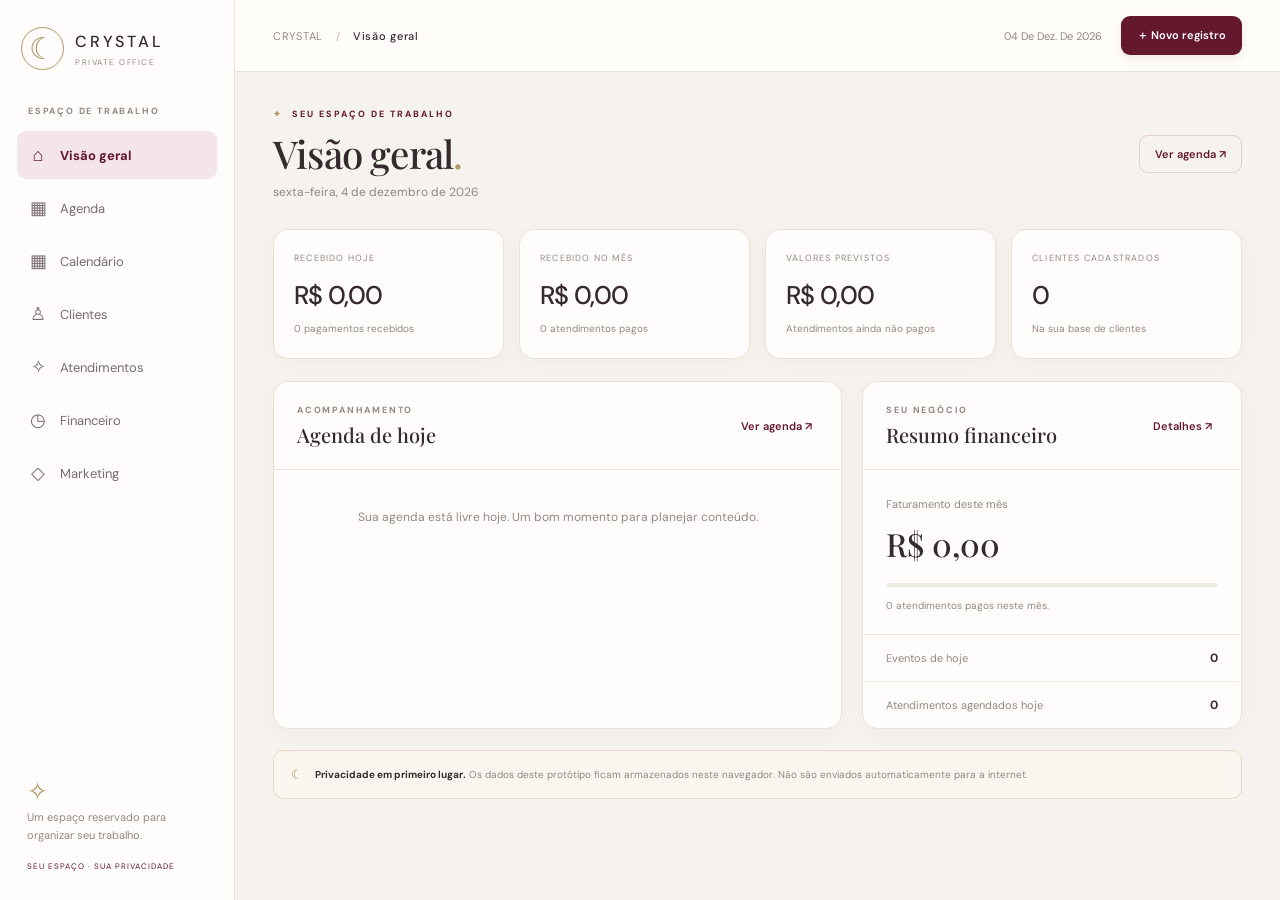
<file: index.html>
<!DOCTYPE html>
<html lang="pt-BR">
<head>
  <meta charset="UTF-8">
  <meta name="viewport" content="width=device-width, initial-scale=1.0">
  <meta name="theme-color" content="#64182d">
  <title>Luna | Agenda Privada</title>
  <link rel="preconnect" href="https://fonts.googleapis.com">
  <link rel="preconnect" href="https://fonts.gstatic.com" crossorigin>
  <link href="https://fonts.googleapis.com/css2?family=DM+Sans:wght@400;500;600;700&family=Playfair+Display:wght@400;500;600&display=swap" rel="stylesheet">
  <link rel="stylesheet" href="style.css">
  <script src="script.js" defer></script>
</head>
<body>
  <aside class="sidebar" id="sidebar">
    <a class="brand" href="#" data-page="dashboard">
      <span class="brand-symbol">☾</span>
      <span><strong>CRYSTAL</strong><small>PRIVATE OFFICE</small></span>
    </a>

    <div class="menu-label">ESPAÇO DE TRABALHO</div>
    <nav class="navigation">
      <button class="nav-item active" data-page="dashboard"><span>⌂</span> Visão geral</button>
      <button class="nav-item" data-page="agenda"><span>▦</span> Agenda</button>
      <button class="nav-item" data-page="calendario"><span>▦</span> Calendário</button>
      <button class="nav-item" data-page="clientes"><span>♙</span> Clientes</button>
      <button class="nav-item" data-page="servicos"><span>✧</span> Atendimentos</button>
      <button class="nav-item" data-page="financeiro"><span>◷</span> Financeiro</button>
      <button class="nav-item" data-page="marketing"><span>◇</span> Marketing</button>
    </nav>

    <div class="sidebar-bottom">
      <div class="privacy-mark">✧</div>
      <p>Um espaço reservado para organizar seu trabalho.</p>
      <span>SEU ESPAÇO · SUA PRIVACIDADE</span>
    </div>
  </aside>

  <main class="main">
    <header class="topbar">
      <button class="mobile-menu" id="mobileMenu" aria-label="Abrir menu">☰</button>
      <div class="breadcrumb">CRYSTAL <span>/</span> <b id="breadcrumb">Visão geral</b></div>
      <div class="top-actions">
        <span class="today-label" id="headerDate"></span>
        <button class="button button-primary" id="quickAdd">＋ Novo registro</button>
      </div>
    </header>

    <div class="content">
      <section class="page active" id="page-dashboard">
        <div class="page-heading">
          <div>
            <div class="eyebrow"><span class="sparkle">✦</span> SEU ESPAÇO DE TRABALHO</div>
            <h1>Visão geral<span class="heading-dot">.</span></h1>
            <p class="subtitle" id="welcomeDate"></p>
          </div>
          <button class="button button-outline" data-go="agenda">Ver agenda ↗</button>
        </div>

        <div class="stats-grid">
          <article class="stat-card">
            <span class="stat-label">RECEBIDO HOJE</span>
            <strong id="dashTodayMoney">R$ 0,00</strong>
            <span class="stat-foot" id="dashTodayCount">0 pagamentos</span>
          </article>
          <article class="stat-card">
            <span class="stat-label">RECEBIDO NO MÊS</span>
            <strong id="dashMonthMoney">R$ 0,00</strong>
            <span class="stat-foot" id="dashMonthCount">0 pagamentos</span>
          </article>
          <article class="stat-card">
            <span class="stat-label">VALORES PREVISTOS</span>
            <strong id="dashPendingMoney">R$ 0,00</strong>
            <span class="stat-foot">Atendimentos ainda não pagos</span>
          </article>
          <article class="stat-card">
            <span class="stat-label">CLIENTES CADASTRADOS</span>
            <strong id="dashClients">0</strong>
            <span class="stat-foot">Na sua base de clientes</span>
          </article>
        </div>

        <div class="dashboard-grid">
          <section class="panel">
            <div class="panel-heading">
              <div><span class="section-kicker">ACOMPANHAMENTO</span><h2>Agenda de hoje</h2></div>
              <button class="text-button" data-go="agenda">Ver agenda ↗</button>
            </div>
            <div id="dashboardSchedule" class="schedule-list"></div>
          </section>
          <section class="panel">
            <div class="panel-heading">
              <div><span class="section-kicker">SEU NEGÓCIO</span><h2>Resumo financeiro</h2></div>
              <button class="text-button" data-go="financeiro">Detalhes ↗</button>
            </div>
            <div class="mini-finance">
              <span>Faturamento deste mês</span>
              <strong id="dashFinanceTotal">R$ 0,00</strong>
              <div class="progress-track"><div id="dashProgress" class="progress-fill"></div></div>
              <p id="dashFinanceNote">Seus pagamentos recebidos aparecerão aqui.</p>
            </div>
            <div class="divider"></div>
            <div class="mini-row"><span>Eventos de hoje</span><strong id="dashEvents">0</strong></div>
            <div class="mini-row"><span>Atendimentos agendados hoje</span><strong id="dashSessions">0</strong></div>
          </section>
        </div>
        <div class="privacy-note">☾ <span><strong>Privacidade em primeiro lugar.</strong> Os dados deste protótipo ficam armazenados neste navegador. Não são enviados automaticamente para a internet.</span></div>
      </section>

      <section class="page" id="page-agenda">
        <div class="page-heading">
          <div><div class="eyebrow">ORGANIZAÇÃO DIÁRIA</div><h1>Agenda<span class="heading-dot">.</span></h1><p class="subtitle" id="agendaDate"></p></div>
          <button class="button button-primary" id="addFromAgenda">＋ Adicionar</button>
        </div>
        <div class="toolbar">
          <div class="segmented" id="agendaViews">
            <button class="selected" data-view="day">Dia</button>
            <button data-view="week">Semana</button>
            <button data-view="month">Mês</button>
            <button data-view="year">Ano</button>
          </div>
          <div class="date-controls"><button id="agendaPrev" aria-label="Período anterior">‹</button><button id="agendaToday">Hoje</button><button id="agendaNext" aria-label="Próximo período">›</button><input type="date" id="agendaDatePicker"></div>
        </div>
        <div class="panel calendar-panel">
          <div class="panel-heading"><div><span class="section-kicker">COMPROMISSOS</span><h2 id="agendaPeriodTitle">Agenda de hoje</h2></div><span class="count-badge" id="agendaCount">0 registros</span></div>
          <div id="agendaResults"></div>
        </div>
      </section>

      <section class="page" id="page-calendario">
        <div class="page-heading">
          <div><div class="eyebrow">VISÃO DO TEMPO</div><h1>Calendário<span class="heading-dot">.</span></h1><p class="subtitle">Seus compromissos em uma única visão.</p></div>
          <button class="button button-primary" id="calendarAdd">＋ Criar evento</button>
        </div>
        <div class="toolbar">
          <div class="segmented" id="calendarViews">
            <button data-view="day">Dia</button><button data-view="week">Semana</button><button class="selected" data-view="month">Mês</button><button data-view="year">Ano</button>
          </div>
          <div class="date-controls"><button id="calPrev">‹</button><button id="calToday">Hoje</button><button id="calNext">›</button><input type="date" id="calDatePicker"></div>
        </div>
        <div class="panel calendar-panel">
          <div class="panel-heading"><div><span class="section-kicker">CALENDÁRIO</span><h2 id="calendarTitle"></h2></div></div>
          <div id="calendarContent"></div>
        </div>
      </section>

      <section class="page" id="page-clientes">
        <div class="page-heading"><div><div class="eyebrow">RELACIONAMENTO</div><h1>Clientes<span class="heading-dot">.</span></h1><p class="subtitle">Sua base de clientes e histórico de atendimentos.</p></div><button class="button button-primary" id="addClient">＋ Novo cliente</button></div>
        <div class="toolbar"><input class="search-input" id="clientSearch" placeholder="Buscar por nome ou contato..."><span class="count-badge" id="clientCount">0 clientes</span></div>
        <div class="panel table-panel"><div class="table-wrap"><table><thead><tr><th>CLIENTE</th><th>CONTATO</th><th>ATENDIMENTOS</th><th>TOTAL PAGO</th><th></th></tr></thead><tbody id="clientsTable"></tbody></table></div></div>
      </section>

      <section class="page" id="page-servicos">
        <div class="page-heading"><div><div class="eyebrow">SEU CATÁLOGO</div><h1>Atendimentos<span class="heading-dot">.</span></h1><p class="subtitle">Organize os tipos de consulta, preços e duração.</p></div><button class="button button-primary" id="addService">＋ Novo serviço</button></div>
        <div class="service-grid" id="servicesGrid"></div>
      </section>

      <section class="page" id="page-financeiro">
        <div class="page-heading"><div><div class="eyebrow">CONTROLE DO NEGÓCIO</div><h1>Financeiro<span class="heading-dot">.</span></h1><p class="subtitle">Acompanhe recebimentos e valores previstos.</p></div></div>
        <div class="toolbar"><div class="segmented" id="financeViews"><button data-period="week">Semana</button><button class="selected" data-period="month">Mês</button><button data-period="year">Ano</button></div><input type="date" id="financeDate" class="date-input"></div>
        <div class="stats-grid finance-stats">
          <article class="stat-card featured-stat"><span class="stat-label">TOTAL RECEBIDO</span><strong id="finReceived">R$ 0,00</strong><span class="stat-foot" id="finPeriodLabel">Período selecionado</span></article>
          <article class="stat-card"><span class="stat-label">VALOR PREVISTO</span><strong id="finExpected">R$ 0,00</strong><span class="stat-foot">Ainda não recebido</span></article>
          <article class="stat-card"><span class="stat-label">ATENDIMENTOS PAGOS</span><strong id="finPaidCount">0</strong><span class="stat-foot">No período selecionado</span></article>
          <article class="stat-card"><span class="stat-label">TICKET MÉDIO</span><strong id="finAverage">R$ 0,00</strong><span class="stat-foot">Por atendimento pago</span></article>
        </div>
        <div class="dashboard-grid">
          <section class="panel"><div class="panel-heading"><div><span class="section-kicker">MOVIMENTAÇÃO</span><h2>Faturamento por período</h2></div></div><div id="financeChart" class="finance-chart"></div></section>
          <section class="panel"><div class="panel-heading"><div><span class="section-kicker">RESUMO</span><h2>Indicadores</h2></div></div><div class="mini-row"><span>Pagamentos recebidos</span><strong id="finPaidCount2">0</strong></div><div class="mini-row"><span>Atendimentos não pagos</span><strong id="finPendingCount">0</strong></div><div class="mini-row"><span>Cancelamentos</span><strong id="finCancelled">0</strong></div><div class="mini-row"><span>Recebido no ano</span><strong id="finYearTotal">R$ 0,00</strong></div></section>
        </div>
        <section class="panel transaction-panel"><div class="panel-heading"><div><span class="section-kicker">HISTÓRICO</span><h2>Atendimentos do período</h2></div></div><div class="table-wrap"><table><thead><tr><th>DATA</th><th>CLIENTE</th><th>SERVIÇO</th><th>STATUS</th><th>VALOR</th></tr></thead><tbody id="financeTable"></tbody></table></div></section>
        <p class="muted-note">Este protótipo calcula recebimentos, não lucro líquido. Para calcular lucro real, também será necessário cadastrar despesas, taxas e outros custos.</p>
      </section>

      <section class="page" id="page-marketing">
        <div class="page-heading"><div><div class="eyebrow">PRESENÇA DIGITAL</div><h1>Marketing<span class="heading-dot">.</span></h1><p class="subtitle">Planeje conteúdos, campanhas e ações de divulgação.</p></div><button class="button button-primary" id="addMarketing">＋ Novo evento</button></div>
        <div class="panel"><div class="panel-heading"><div><span class="section-kicker">PLANEJAMENTO</span><h2>Eventos de marketing</h2></div></div><div id="marketingResults"></div></div>
      </section>
    </div>
  </main>

  <nav class="mobile-nav">
    <button data-page="agenda"><span>▦</span>Agenda</button>
    <button data-page="calendario"><span>☾</span>Calendário</button>
    <button class="mobile-add" id="mobileAdd">＋</button>
    <button data-page="clientes"><span>♙</span>Clientes</button>
    <button data-page="servicos"><span>✧</span>Serviços</button>
  </nav>

  <div class="modal-backdrop" id="modalBackdrop">
    <section class="modal" role="dialog" aria-modal="true" aria-labelledby="modalTitle">
      <div class="modal-heading"><div><span class="section-kicker">LUNA · REGISTRO</span><h2 id="modalTitle">Novo registro</h2></div><button class="close-modal" id="closeModal" aria-label="Fechar">×</button></div>
      <div id="modalContent"></div>
    </section>
  </div>
  <div class="toast" id="toast" role="status"></div>
</body>
</html>
</file>
<file: style.css>
:root {
  --bg: #f6f2ee;
  --surface: #fffdfb;
  --surface-soft: #f1ebe5;
  --wine: #64182d;
  --wine-dark: #35131f;
  --wine-light: #f3e5e8;
  --text: #352a2d;
  --muted: #948782;
  --line: #eae1da;
  --gold: #b59668;
  --green: #557b63;
  --red: #a74752;
  --radius: 15px;
  --shadow: 0 4px 20px rgba(59, 35, 37, .035);
}

* { box-sizing: border-box; }

body {
  margin: 0;
  background: var(--bg);
  color: var(--text);
  font-family: "DM Sans", sans-serif;
  font-size: 13px;
}

button, input, select, textarea { font: inherit; }
button { cursor: pointer; }
button:focus-visible, input:focus-visible, select:focus-visible, textarea:focus-visible {
  outline: 2px solid var(--gold);
  outline-offset: 2px;
}
button:disabled { opacity: .4; cursor: not-allowed; }

.sidebar {
  width: 235px;
  position: fixed;
  inset: 0 auto 0 0;
  background: var(--surface);
  border-right: 1px solid var(--line);
  padding: 27px 17px;
  display: flex;
  flex-direction: column;
  z-index: 10;
}

.brand {
  display: flex;
  align-items: center;
  gap: 11px;
  text-decoration: none;
  color: var(--text);
  padding: 0 4px 35px;
}

.brand-symbol {
  width: 43px;
  height: 43px;
  border: 1px solid var(--gold);
  border-radius: 50%;
  display: grid;
  place-items: center;
  color: var(--gold);
  font-family: Georgia, serif;
  font-size: 30px;
}

.brand strong {
  display: block;
  letter-spacing: 3px;
  font-size: 16px;
  font-weight: 500;
}

.brand small {
  display: block;
  margin-top: 5px;
  color: var(--muted);
  letter-spacing: 1.5px;
  font-size: 8px;
}

.menu-label, .section-kicker {
  font-size: 9px;
  letter-spacing: 1.8px;
  font-weight: 700;
  color: var(--muted);
}

.menu-label { padding: 0 11px 14px; }

.navigation { display: grid; gap: 5px; }

.nav-item {
  border: 0;
  background: transparent;
  border-radius: 9px;
  display: flex;
  align-items: center;
  gap: 13px;
  width: 100%;
  padding: 12px;
  text-align: left;
  color: #786c6c;
  transition: background .2s, color .2s;
}

.nav-item > span { width: 18px; text-align: center; font-size: 18px; }

.nav-item:hover { background: var(--bg); color: var(--wine); }
.nav-item.active { background: var(--wine-light); color: var(--wine); font-weight: 700; }

.sidebar-bottom { margin-top: auto; padding: 20px 10px 0; }
.privacy-mark { color: var(--gold); font-size: 25px; }
.sidebar-bottom p { color: var(--muted); line-height: 1.7; font-size: 11px; }
.sidebar-bottom > span { font-size: 8px; letter-spacing: 1px; color: var(--wine); }

.main { margin-left: 235px; min-height: 100vh; }

.topbar {
  height: 72px;
  background: rgba(255,253,251,.94);
  border-bottom: 1px solid var(--line);
  display: flex;
  align-items: center;
  justify-content: space-between;
  padding: 0 38px;
  position: sticky;
  top: 0;
  z-index: 5;
  backdrop-filter: blur(12px);
}

.breadcrumb { color: var(--muted); font-size: 11px; letter-spacing: .7px; }
.breadcrumb span { margin: 0 9px; color: #c9b9ad; }
.breadcrumb b { color: var(--text); font-weight: 500; }
.top-actions { display: flex; align-items: center; gap: 19px; }
.today-label { color: var(--muted); font-size: 11px; text-transform: capitalize; }
.mobile-menu { display: none; }

.content { max-width: 1500px; padding: 36px 38px 65px; margin: auto; }
.page { display: none; animation: enter .22s ease; }
.page.active { display: block; }

@keyframes enter {
  from { opacity: 0; transform: translateY(4px); }
  to { opacity: 1; transform: translateY(0); }
}

.page-heading {
  display: flex;
  justify-content: space-between;
  align-items: center;
  gap: 20px;
  margin-bottom: 29px;
}

.eyebrow { color: var(--wine); font-size: 9px; letter-spacing: 2px; font-weight: 700; margin-bottom: 11px; }
.sparkle { color: var(--gold); margin-right: 5px; }

h1, h2, h3, p { margin-top: 0; }
h1 { font: 500 clamp(31px, 3vw, 41px)/1.15 "Playfair Display", Georgia, serif; letter-spacing: -.8px; margin-bottom: 9px; }
.heading-dot { color: var(--gold); }
.subtitle { color: var(--muted); margin: 0; font-size: 12px; }
h2 { font: 500 21px/1.25 "Playfair Display", Georgia, serif; margin: 6px 0 0; }
h3 { font-size: 13px; margin: 0; }
.muted-note { color: var(--muted); font-size: 11px; line-height: 1.7; margin-top: 17px; }

.button {
  border-radius: 9px;
  padding: 11px 15px;
  border: 1px solid transparent;
  font-size: 11px;
  font-weight: 600;
  transition: transform .15s, background .15s;
}
.button:active { transform: scale(.98); }
.button-primary { background: var(--wine); color: white; box-shadow: 0 4px 10px #64182d19; }
.button-primary:hover { background: #7a233c; }
.button-outline { background: transparent; color: var(--wine); border-color: #dfd0c8; }
.button-outline:hover { background: var(--wine-light); }

.stats-grid { display: grid; grid-template-columns: repeat(4, minmax(0, 1fr)); gap: 15px; margin-bottom: 22px; }
.stat-card {
  padding: 22px 20px;
  background: var(--surface);
  border: 1px solid var(--line);
  border-radius: var(--radius);
  box-shadow: var(--shadow);
  min-width: 0;
}
.stat-label { display: block; font-size: 9px; letter-spacing: 1.2px; color: var(--muted); margin-bottom: 15px; }
.stat-card > strong { display: block; font-size: clamp(19px, 2vw, 26px); letter-spacing: -.8px; font-weight: 500; overflow-wrap: anywhere; }
.stat-foot { display: block; color: var(--muted); font-size: 10px; margin-top: 9px; line-height: 1.5; }
.featured-stat { background: var(--wine); color: white; border-color: var(--wine); }
.featured-stat .stat-label, .featured-stat .stat-foot { color: #ead2d9; }

.dashboard-grid { display: grid; grid-template-columns: minmax(0, 1.5fr) minmax(260px, 1fr); gap: 20px; }
.panel {
  background: var(--surface);
  border: 1px solid var(--line);
  border-radius: var(--radius);
  box-shadow: var(--shadow);
  overflow: hidden;
  min-width: 0;
}
.panel-heading { display: flex; justify-content: space-between; align-items: center; gap: 15px; padding: 22px 23px; border-bottom: 1px solid var(--line); }
.panel-heading h2 { font-size: 20px; }
.panel-heading .section-kicker { display: block; }
.text-button { background: none; border: 0; color: var(--wine); font-size: 11px; font-weight: 600; white-space: nowrap; }
.text-button:hover { text-decoration: underline; }

.schedule-list { padding: 0 22px; }
.schedule-item { display: grid; grid-template-columns: 63px 3px minmax(0, 1fr) auto; gap: 13px; align-items: center; padding: 19px 0; border-bottom: 1px solid #f0e9e4; }
.schedule-item:last-child { border-bottom: 0; }
.schedule-time { font-weight: 600; font-size: 12px; }
.schedule-time small { display: block; color: var(--muted); font-weight: 400; font-size: 10px; margin-top: 4px; }
.schedule-line { height: 36px; width: 3px; border-radius: 4px; background: var(--gold); }
.schedule-line.session { background: #9b718e; }
.schedule-line.cancelled { background: #c3aaa6; }
.schedule-info { min-width: 0; }
.schedule-info strong { display: block; font-size: 12px; font-weight: 600; overflow-wrap: anywhere; }
.schedule-info small { display: block; margin-top: 5px; color: var(--muted); font-size: 10px; }
.schedule-value { font-size: 11px; white-space: nowrap; }
.empty-state { text-align: center; color: var(--muted); padding: 37px 15px; font-size: 12px; line-height: 1.7; }

.mini-finance { padding: 25px 23px 20px; }
.mini-finance > span { color: var(--muted); font-size: 11px; }
.mini-finance > strong { display: block; font: 500 32px "Playfair Display", serif; margin: 10px 0 18px; }
.progress-track { height: 4px; background: var(--surface-soft); border-radius: 5px; overflow: hidden; }
.progress-fill { height: 100%; background: var(--wine); border-radius: 5px; transition: width .3s; }
.mini-finance p { color: var(--muted); font-size: 10px; line-height: 1.6; margin: 11px 0 0; }
.divider { height: 1px; background: var(--line); }
.mini-row { display: flex; align-items: center; justify-content: space-between; gap: 12px; padding: 15px 23px; border-bottom: 1px solid #f0e9e4; font-size: 11px; }
.mini-row:last-child { border-bottom: 0; }
.mini-row span { color: var(--muted); }
.mini-row strong { font-size: 12px; }
.privacy-note { display: flex; gap: 12px; align-items: center; margin-top: 21px; padding: 15px 17px; border: 1px solid #e8d9ca; background: #faf5ef; color: var(--gold); border-radius: 10px; }
.privacy-note span { color: var(--muted); font-size: 10px; line-height: 1.6; }
.privacy-note strong { color: var(--text); }

.toolbar { display: flex; justify-content: space-between; align-items: center; gap: 15px; margin-bottom: 19px; flex-wrap: wrap; }
.segmented { display: inline-flex; padding: 4px; background: #eee8e2; border-radius: 9px; gap: 2px; }
.segmented button { border: 0; background: transparent; padding: 9px 14px; border-radius: 6px; font-size: 11px; color: #847875; }
.segmented button.selected { background: var(--surface); color: var(--wine); box-shadow: 0 2px 7px #3923290c; font-weight: 700; }
.date-controls { display: flex; align-items: center; gap: 5px; }
.date-controls button { background: var(--surface); border: 1px solid var(--line); border-radius: 7px; min-width: 34px; height: 34px; color: var(--text); }
.date-controls button:hover { color: var(--wine); border-color: #c8a6ad; }
.date-controls #agendaToday, .date-controls #calToday { padding: 0 11px; font-size: 11px; }
input[type="date"], .date-input { border: 1px solid var(--line); border-radius: 7px; background: var(--surface); padding: 9px; color: var(--text); font-size: 11px; min-width: 0; }
.calendar-panel { padding-bottom: 8px; }
.count-badge { padding: 6px 9px; background: var(--wine-light); color: var(--wine); border-radius: 20px; font-size: 10px; white-space: nowrap; }

.agenda-day-heading { padding: 15px 23px 8px; color: var(--wine); font-size: 10px; letter-spacing: 1.2px; font-weight: 700; text-transform: uppercase; }
.agenda-record { display: grid; grid-template-columns: 65px 4px minmax(0,1fr) auto; gap: 14px; align-items: center; padding: 17px 23px; border-bottom: 1px solid #f0e9e4; }
.agenda-record:last-child { border-bottom: 0; }
.record-time { font-size: 12px; font-weight: 600; }
.record-time small { display: block; color: var(--muted); font-size: 10px; margin-top: 5px; font-weight: 400; }
.record-accent { height: 38px; background: var(--gold); border-radius: 5px; }
.record-accent.session { background: #a07894; }
.record-main { min-width: 0; }
.record-main strong { display: block; font-size: 12px; overflow-wrap: anywhere; }
.record-main small { display: block; color: var(--muted); font-size: 10px; margin-top: 5px; line-height: 1.5; }
.record-actions { display: flex; align-items: center; gap: 8px; }
.status { display: inline-block; border-radius: 20px; padding: 5px 8px; font-size: 9px; white-space: nowrap; background: #eee9e4; color: #786d68; }
.status.paid, .status.done { background: #e5eee6; color: #4c7658; }
.status.pending { background: #f7edda; color: #8b6a2e; }
.status.cancelled { background: #f3e5e5; color: #9e5555; }
.icon-button { border: 0; background: transparent; color: var(--muted); padding: 5px; font-size: 16px; }
.icon-button:hover { color: var(--wine); }

.calendar-grid { display: grid; grid-template-columns: repeat(7, minmax(0,1fr)); }
.calendar-weekday { padding: 14px 3px; text-align: center; color: var(--muted); font-size: 9px; letter-spacing: .8px; border-bottom: 1px solid var(--line); }
.calendar-cell { min-height: 105px; padding: 10px 8px; border-right: 1px solid #f0e9e4; border-bottom: 1px solid #f0e9e4; min-width: 0; cursor: pointer; }
.calendar-cell:nth-child(7n) { border-right: 0; }
.calendar-cell:hover { background: #fbf5f2; }
.calendar-cell.other-month { opacity: .35; }
.calendar-cell.is-today .calendar-day-number { background: var(--wine); color: white; }
.calendar-day-number { width: 25px; height: 25px; display: grid; place-items: center; border-radius: 50%; font-size: 10px; margin-bottom: 7px; }
.calendar-chip { display: block; margin-top: 4px; padding: 4px 5px; border-radius: 4px; font-size: 9px; overflow: hidden; white-space: nowrap; text-overflow: ellipsis; background: #f2e5e8; color: var(--wine); }
.calendar-chip.event { background: #f3eadb; color: #8c6b3d; }
.calendar-chip.cancelled { opacity: .55; text-decoration: line-through; }
.calendar-more { font-size: 9px; color: var(--muted); padding: 4px; }
.week-grid { min-width: 600px; }
.week-day-column { border-right: 1px solid var(--line); min-width: 0; }
.week-day-column:last-child { border: 0; }
.week-day-head { text-align: center; padding: 14px 3px; border-bottom: 1px solid var(--line); font-size: 10px; color: var(--muted); }
.week-day-head strong { display: block; color: var(--text); font-size: 17px; font-weight: 500; margin-top: 7px; }
.week-day-body { min-height: 180px; padding: 6px; }
.week-event { display: block; width: 100%; border: 0; text-align: left; padding: 8px; margin: 4px 0; border-radius: 6px; background: var(--wine-light); color: var(--wine); font-size: 9px; line-height: 1.5; overflow-wrap: anywhere; }
.week-event.event { background: #f3eadb; color: #8c6b3d; }
.year-grid { display: grid; grid-template-columns: repeat(3, minmax(0,1fr)); gap: 15px; padding: 18px; }
.year-month { border: 1px solid var(--line); border-radius: 10px; padding: 12px; cursor: pointer; background: #fffdfa; text-align: left; }
.year-month:hover { border-color: #c5a3aa; background: #fcf6f5; }
.year-month h3 { font: 500 17px "Playfair Display", serif; margin-bottom: 12px; }
.year-month-grid { display: grid; grid-template-columns: repeat(7, 1fr); gap: 3px; text-align: center; }
.year-month-grid span { font-size: 8px; padding: 3px 0; color: var(--muted); }
.year-month-grid span.has-record { color: var(--wine); background: var(--wine-light); border-radius: 50%; font-weight: 700; }

.search-input { border: 1px solid var(--line); border-radius: 8px; background: var(--surface); padding: 12px 14px; min-width: min(330px,100%); flex: 1; color: var(--text); font-size: 11px; }
.table-panel, .transaction-panel { margin-bottom: 18px; }
.table-wrap { width: 100%; overflow-x: auto; }
table { width: 100%; border-collapse: collapse; text-align: left; white-space: nowrap; }
th { background: #fcf9f6; color: var(--muted); font-size: 9px; letter-spacing: 1px; font-weight: 600; padding: 15px 20px; border-bottom: 1px solid var(--line); }
td { padding: 15px 20px; border-bottom: 1px solid #f0e9e4; font-size: 11px; }
tbody tr:last-child td { border-bottom: 0; }
tbody tr:hover { background: #fdf9f6; }
.table-person { display: flex; align-items: center; gap: 10px; }
.avatar { width: 34px; height: 34px; border-radius: 50%; background: var(--wine-light); color: var(--wine); display: grid; place-items: center; font: 500 14px "Playfair Display", serif; flex-shrink: 0; }
.table-person strong { display: block; font-size: 11px; }
.table-person small { display: block; margin-top: 4px; color: var(--muted); font-size: 9px; }

.service-grid { display: grid; grid-template-columns: repeat(3, minmax(0,1fr)); gap: 17px; }
.service-card { background: var(--surface); border: 1px solid var(--line); border-radius: var(--radius); padding: 23px; box-shadow: var(--shadow); }
.service-icon { width: 39px; height: 39px; border-radius: 50%; display: grid; place-items: center; background: var(--wine-light); color: var(--wine); font-size: 21px; margin-bottom: 22px; }
.service-card h3 { font: 500 20px "Playfair Display", serif; }
.service-card p { color: var(--muted); font-size: 10px; line-height: 1.7; margin: 9px 0 19px; }
.service-price { font: 500 25px "Playfair Display", serif; }
.service-meta { color: var(--muted); font-size: 10px; margin-top: 5px; }
.service-card-footer { display: flex; justify-content: space-between; align-items: center; border-top: 1px solid var(--line); padding-top: 15px; margin-top: 18px; }
.service-card-actions { display: flex; gap: 8px; }
.service-card-actions button { border: 0; background: none; color: var(--wine); font-size: 10px; }

.finance-chart { padding: 20px 23px 25px; }
.chart-row { display: grid; grid-template-columns: 34px minmax(0,1fr) 78px; gap: 10px; align-items: center; margin: 16px 0; font-size: 10px; }
.chart-label { color: var(--muted); }
.chart-track { height: 10px; background: #f1ebe5; border-radius: 3px; overflow: hidden; }
.chart-bar { height: 100%; background: linear-gradient(90deg, #64182d, #a75b70); border-radius: 3px; min-width: 0; transition: width .3s; }
.chart-value { text-align: right; font-size: 10px; }

.modal-backdrop { display: none; position: fixed; inset: 0; z-index: 30; padding: 20px; background: #21141ab5; backdrop-filter: blur(4px); align-items: center; justify-content: center; }
.modal-backdrop.open { display: flex; }
.modal { width: min(510px, 100%); max-height: 90vh; overflow: auto; background: var(--surface); border-radius: 17px; padding: 26px; box-shadow: 0 25px 90px #0003; animation: enter .2s ease; }
.modal-heading { display: flex; justify-content: space-between; align-items: flex-start; margin-bottom: 24px; }
.modal-heading h2 { font-size: 27px; }
.close-modal { border: 0; background: var(--bg); border-radius: 50%; width: 33px; height: 33px; font-size: 23px; color: var(--muted); }
.form-grid { display: grid; grid-template-columns: 1fr 1fr; gap: 15px; }
.form-field { display: flex; flex-direction: column; gap: 7px; min-width: 0; }
.form-field.full { grid-column: 1/-1; }
.form-field label { color: #766a67; font-size: 10px; font-weight: 600; }
.form-field input, .form-field select, .form-field textarea { width: 100%; min-width: 0; border: 1px solid var(--line); background: #fffdfa; border-radius: 8px; padding: 11px 12px; color: var(--text); font-size: 12px; }
.form-field textarea { resize: vertical; min-height: 80px; }
.form-actions { display: flex; justify-content: flex-end; gap: 9px; margin-top: 23px; }
.checkbox-field { display: flex; flex-direction: row; align-items: center; gap: 9px; font-size: 11px; color: var(--text); }
.checkbox-field input { width: auto; accent-color: var(--wine); }
.toast { position: fixed; z-index: 50; bottom: 24px; left: 50%; transform: translate(-50%,15px); opacity: 0; pointer-events: none; background: var(--wine-dark); color: white; border-radius: 9px; padding: 12px 19px; box-shadow: 0 8px 30px #0002; font-size: 11px; transition: .2s; max-width: calc(100% - 30px); }
.toast.show { opacity: 1; transform: translate(-50%,0); }
.mobile-nav { display: none; }

@media (max-width: 1150px) {
  .sidebar { width: 205px; padding-inline: 13px; }
  .main { margin-left: 205px; }
  .content { padding-inline: 25px; }
  .topbar { padding-inline: 25px; }
  .stats-grid { grid-template-columns: repeat(2, minmax(0,1fr)); }
  .service-grid { grid-template-columns: repeat(2, minmax(0,1fr)); }
  .calendar-cell { min-height: 90px; padding: 7px 5px; }
}

@media (max-width: 760px) {
  body { padding-bottom: 72px; }
  .sidebar { transform: translateX(-100%); transition: transform .25s; width: 255px; box-shadow: 8px 0 25px #0000000a; }
  .sidebar.open { transform: translateX(0); }
  .main { margin-left: 0; }
  .topbar { height: 62px; padding: 0 17px; gap: 12px; }
  .mobile-menu { display: block; border: 0; background: transparent; font-size: 20px; color: var(--wine); }
  .breadcrumb { margin-right: auto; font-size: 10px; }
  .today-label { display: none; }
  .top-actions { gap: 0; }
  .top-actions .button { padding: 10px; font-size: 10px; }
  .content { padding: 27px 15px 40px; }
  .page-heading { align-items: flex-start; margin-bottom: 22px; }
  .page-heading > .button { margin-top: 20px; white-space: nowrap; }
  h1 { font-size: 33px; }
  .stats-grid { gap: 9px; margin-bottom: 15px; }
  .stat-card { padding: 17px 13px; border-radius: 12px; }
  .stat-label { font-size: 8px; letter-spacing: .6px; margin-bottom: 12px; }
  .stat-card > strong { font-size: 21px; }
  .stat-foot { font-size: 9px; }
  .dashboard-grid { grid-template-columns: 1fr; gap: 15px; }
  .panel-heading { padding: 19px 16px; }
  .schedule-list { padding: 0 15px; }
  .schedule-item { grid-template-columns: 51px 3px minmax(0,1fr) auto; gap: 10px; }
  .privacy-note { align-items: flex-start; }
  .toolbar { align-items: stretch; }
  .segmented { width: 100%; justify-content: space-between; }
  .segmented button { flex: 1; padding-inline: 7px; }
  .date-controls { justify-content: flex-end; }
  .date-controls input[type="date"] { width: 133px; }
  .agenda-record { grid-template-columns: 50px 3px minmax(0,1fr); gap: 10px; padding: 15px; }
  .record-actions { grid-column: 3; justify-content: flex-start; }
  .record-actions .status { margin-right: auto; }
  .calendar-cell { min-height: 68px; padding: 4px 2px; }
  .calendar-weekday { font-size: 8px; }
  .calendar-day-number { width: 23px; height: 23px; margin-inline: auto; }
  .calendar-chip { padding: 3px 2px; font-size: 8px; }
  .calendar-more { font-size: 8px; }
  .year-grid { grid-template-columns: repeat(2,minmax(0,1fr)); padding: 10px; gap: 9px; }
  .service-grid { grid-template-columns: 1fr; }
  .search-input { min-width: 100%; }
  .form-grid { grid-template-columns: 1fr; }
  .form-field.full { grid-column: auto; }
  .modal { padding: 21px 17px; }
  .mobile-nav { position: fixed; inset: auto 0 0; z-index: 20; display: flex; height: 68px; justify-content: space-around; align-items: center; background: var(--wine-dark); border-top: 1px solid #ffffff18; padding: 0 4px; }
  .mobile-nav button { background: transparent; border: 0; color: #d0bfc4; font-size: 9px; display: flex; flex-direction: column; align-items: center; gap: 5px; min-width: 47px; }
  .mobile-nav button span { font-size: 18px; }
  .mobile-nav button.active { color: #e2c18e; }
  .mobile-nav .mobile-add { background: var(--wine); color: white; border: 1px solid #ffffff20; border-radius: 50%; width: 43px; height: 43px; min-width: 43px; font-size: 26px; display: grid; place-items: center; }
}

@media (max-width: 380px) {
  .breadcrumb span, .breadcrumb b { display: none; }
  .stats-grid { grid-template-columns: 1fr 1fr; }
  .stat-card > strong { font-size: 19px; }
  .year-grid { grid-template-columns: 1fr 1fr; }
  .calendar-cell { min-height: 58px; }
  .calendar-chip { white-space: normal; max-height: 28px; }
}

.quick-options {
  display: grid;
  gap: 10px;
}

.quick-option {
  display: block;
  width: 100%;
  text-align: left;
  background: #fffaf7;
  border: 1px solid var(--line);
  border-radius: 11px;
  padding: 17px;
  color: var(--text);
  transition: border-color .2s, background .2s;
}

.quick-option:hover {
  border-color: #c7a5ad;
  background: #fbf1f2;
}

.quick-option strong {
  display: block;
  color: var(--wine);
  font-size: 12px;
  margin-bottom: 6px;
}

.quick-option span {
  display: block;
  color: var(--muted);
  font-size: 11px;
  line-height: 1.5;
}
</file>
<file: Agenda/style.css>
:root {
  --bg: #f6f2ee;
  --surface: #fffdfb;
  --surface-soft: #f1ebe5;
  --wine: #64182d;
  --wine-dark: #35131f;
  --wine-light: #f3e5e8;
  --text: #352a2d;
  --muted: #948782;
  --line: #eae1da;
  --gold: #b59668;
  --green: #557b63;
  --red: #a74752;
  --radius: 15px;
  --shadow: 0 4px 20px rgba(59, 35, 37, .035);
}

* { box-sizing: border-box; }

body {
  margin: 0;
  background: var(--bg);
  color: var(--text);
  font-family: "DM Sans", sans-serif;
  font-size: 13px;
}

button, input, select, textarea { font: inherit; }
button { cursor: pointer; }
button:focus-visible, input:focus-visible, select:focus-visible, textarea:focus-visible {
  outline: 2px solid var(--gold);
  outline-offset: 2px;
}
button:disabled { opacity: .4; cursor: not-allowed; }

.sidebar {
  width: 235px;
  position: fixed;
  inset: 0 auto 0 0;
  background: var(--surface);
  border-right: 1px solid var(--line);
  padding: 27px 17px;
  display: flex;
  flex-direction: column;
  z-index: 10;
}

.brand {
  display: flex;
  align-items: center;
  gap: 11px;
  text-decoration: none;
  color: var(--text);
  padding: 0 4px 35px;
}

.brand-symbol {
  width: 43px;
  height: 43px;
  border: 1px solid var(--gold);
  border-radius: 50%;
  display: grid;
  place-items: center;
  color: var(--gold);
  font-family: Georgia, serif;
  font-size: 30px;
}

.brand strong {
  display: block;
  letter-spacing: 3px;
  font-size: 16px;
  font-weight: 500;
}

.brand small {
  display: block;
  margin-top: 5px;
  color: var(--muted);
  letter-spacing: 1.5px;
  font-size: 8px;
}

.menu-label, .section-kicker {
  font-size: 9px;
  letter-spacing: 1.8px;
  font-weight: 700;
  color: var(--muted);
}

.menu-label { padding: 0 11px 14px; }

.navigation { display: grid; gap: 5px; }

.nav-item {
  border: 0;
  background: transparent;
  border-radius: 9px;
  display: flex;
  align-items: center;
  gap: 13px;
  width: 100%;
  padding: 12px;
  text-align: left;
  color: #786c6c;
  transition: background .2s, color .2s;
}

.nav-item > span { width: 18px; text-align: center; font-size: 18px; }

.nav-item:hover { background: var(--bg); color: var(--wine); }
.nav-item.active { background: var(--wine-light); color: var(--wine); font-weight: 700; }

.sidebar-bottom { margin-top: auto; padding: 20px 10px 0; }
.privacy-mark { color: var(--gold); font-size: 25px; }
.sidebar-bottom p { color: var(--muted); line-height: 1.7; font-size: 11px; }
.sidebar-bottom > span { font-size: 8px; letter-spacing: 1px; color: var(--wine); }

.main { margin-left: 235px; min-height: 100vh; }

.topbar {
  height: 72px;
  background: rgba(255,253,251,.94);
  border-bottom: 1px solid var(--line);
  display: flex;
  align-items: center;
  justify-content: space-between;
  padding: 0 38px;
  position: sticky;
  top: 0;
  z-index: 5;
  backdrop-filter: blur(12px);
}

.breadcrumb { color: var(--muted); font-size: 11px; letter-spacing: .7px; }
.breadcrumb span { margin: 0 9px; color: #c9b9ad; }
.breadcrumb b { color: var(--text); font-weight: 500; }
.top-actions { display: flex; align-items: center; gap: 19px; }
.today-label { color: var(--muted); font-size: 11px; text-transform: capitalize; }
.mobile-menu { display: none; }

.content { max-width: 1500px; padding: 36px 38px 65px; margin: auto; }
.page { display: none; animation: enter .22s ease; }
.page.active { display: block; }

@keyframes enter {
  from { opacity: 0; transform: translateY(4px); }
  to { opacity: 1; transform: translateY(0); }
}

.page-heading {
  display: flex;
  justify-content: space-between;
  align-items: center;
  gap: 20px;
  margin-bottom: 29px;
}

.eyebrow { color: var(--wine); font-size: 9px; letter-spacing: 2px; font-weight: 700; margin-bottom: 11px; }
.sparkle { color: var(--gold); margin-right: 5px; }

h1, h2, h3, p { margin-top: 0; }
h1 { font: 500 clamp(31px, 3vw, 41px)/1.15 "Playfair Display", Georgia, serif; letter-spacing: -.8px; margin-bottom: 9px; }
.heading-dot { color: var(--gold); }
.subtitle { color: var(--muted); margin: 0; font-size: 12px; }
h2 { font: 500 21px/1.25 "Playfair Display", Georgia, serif; margin: 6px 0 0; }
h3 { font-size: 13px; margin: 0; }
.muted-note { color: var(--muted); font-size: 11px; line-height: 1.7; margin-top: 17px; }

.button {
  border-radius: 9px;
  padding: 11px 15px;
  border: 1px solid transparent;
  font-size: 11px;
  font-weight: 600;
  transition: transform .15s, background .15s;
}
.button:active { transform: scale(.98); }
.button-primary { background: var(--wine); color: white; box-shadow: 0 4px 10px #64182d19; }
.button-primary:hover { background: #7a233c; }
.button-outline { background: transparent; color: var(--wine); border-color: #dfd0c8; }
.button-outline:hover { background: var(--wine-light); }

.stats-grid { display: grid; grid-template-columns: repeat(4, minmax(0, 1fr)); gap: 15px; margin-bottom: 22px; }
.stat-card {
  padding: 22px 20px;
  background: var(--surface);
  border: 1px solid var(--line);
  border-radius: var(--radius);
  box-shadow: var(--shadow);
  min-width: 0;
}
.stat-label { display: block; font-size: 9px; letter-spacing: 1.2px; color: var(--muted); margin-bottom: 15px; }
.stat-card > strong { display: block; font-size: clamp(19px, 2vw, 26px); letter-spacing: -.8px; font-weight: 500; overflow-wrap: anywhere; }
.stat-foot { display: block; color: var(--muted); font-size: 10px; margin-top: 9px; line-height: 1.5; }
.featured-stat { background: var(--wine); color: white; border-color: var(--wine); }
.featured-stat .stat-label, .featured-stat .stat-foot { color: #ead2d9; }

.dashboard-grid { display: grid; grid-template-columns: minmax(0, 1.5fr) minmax(260px, 1fr); gap: 20px; }
.panel {
  background: var(--surface);
  border: 1px solid var(--line);
  border-radius: var(--radius);
  box-shadow: var(--shadow);
  overflow: hidden;
  min-width: 0;
}
.panel-heading { display: flex; justify-content: space-between; align-items: center; gap: 15px; padding: 22px 23px; border-bottom: 1px solid var(--line); }
.panel-heading h2 { font-size: 20px; }
.panel-heading .section-kicker { display: block; }
.text-button { background: none; border: 0; color: var(--wine); font-size: 11px; font-weight: 600; white-space: nowrap; }
.text-button:hover { text-decoration: underline; }

.schedule-list { padding: 0 22px; }
.schedule-item { display: grid; grid-template-columns: 63px 3px minmax(0, 1fr) auto; gap: 13px; align-items: center; padding: 19px 0; border-bottom: 1px solid #f0e9e4; }
.schedule-item:last-child { border-bottom: 0; }
.schedule-time { font-weight: 600; font-size: 12px; }
.schedule-time small { display: block; color: var(--muted); font-weight: 400; font-size: 10px; margin-top: 4px; }
.schedule-line { height: 36px; width: 3px; border-radius: 4px; background: var(--gold); }
.schedule-line.session { background: #9b718e; }
.schedule-line.cancelled { background: #c3aaa6; }
.schedule-info { min-width: 0; }
.schedule-info strong { display: block; font-size: 12px; font-weight: 600; overflow-wrap: anywhere; }
.schedule-info small { display: block; margin-top: 5px; color: var(--muted); font-size: 10px; }
.schedule-value { font-size: 11px; white-space: nowrap; }
.empty-state { text-align: center; color: var(--muted); padding: 37px 15px; font-size: 12px; line-height: 1.7; }

.mini-finance { padding: 25px 23px 20px; }
.mini-finance > span { color: var(--muted); font-size: 11px; }
.mini-finance > strong { display: block; font: 500 32px "Playfair Display", serif; margin: 10px 0 18px; }
.progress-track { height: 4px; background: var(--surface-soft); border-radius: 5px; overflow: hidden; }
.progress-fill { height: 100%; background: var(--wine); border-radius: 5px; transition: width .3s; }
.mini-finance p { color: var(--muted); font-size: 10px; line-height: 1.6; margin: 11px 0 0; }
.divider { height: 1px; background: var(--line); }
.mini-row { display: flex; align-items: center; justify-content: space-between; gap: 12px; padding: 15px 23px; border-bottom: 1px solid #f0e9e4; font-size: 11px; }
.mini-row:last-child { border-bottom: 0; }
.mini-row span { color: var(--muted); }
.mini-row strong { font-size: 12px; }
.privacy-note { display: flex; gap: 12px; align-items: center; margin-top: 21px; padding: 15px 17px; border: 1px solid #e8d9ca; background: #faf5ef; color: var(--gold); border-radius: 10px; }
.privacy-note span { color: var(--muted); font-size: 10px; line-height: 1.6; }
.privacy-note strong { color: var(--text); }

.toolbar { display: flex; justify-content: space-between; align-items: center; gap: 15px; margin-bottom: 19px; flex-wrap: wrap; }
.segmented { display: inline-flex; padding: 4px; background: #eee8e2; border-radius: 9px; gap: 2px; }
.segmented button { border: 0; background: transparent; padding: 9px 14px; border-radius: 6px; font-size: 11px; color: #847875; }
.segmented button.selected { background: var(--surface); color: var(--wine); box-shadow: 0 2px 7px #3923290c; font-weight: 700; }
.date-controls { display: flex; align-items: center; gap: 5px; }
.date-controls button { background: var(--surface); border: 1px solid var(--line); border-radius: 7px; min-width: 34px; height: 34px; color: var(--text); }
.date-controls button:hover { color: var(--wine); border-color: #c8a6ad; }
.date-controls #agendaToday, .date-controls #calToday { padding: 0 11px; font-size: 11px; }
input[type="date"], .date-input { border: 1px solid var(--line); border-radius: 7px; background: var(--surface); padding: 9px; color: var(--text); font-size: 11px; min-width: 0; }
.calendar-panel { padding-bottom: 8px; }
.count-badge { padding: 6px 9px; background: var(--wine-light); color: var(--wine); border-radius: 20px; font-size: 10px; white-space: nowrap; }

.agenda-day-heading { padding: 15px 23px 8px; color: var(--wine); font-size: 10px; letter-spacing: 1.2px; font-weight: 700; text-transform: uppercase; }
.agenda-record { display: grid; grid-template-columns: 65px 4px minmax(0,1fr) auto; gap: 14px; align-items: center; padding: 17px 23px; border-bottom: 1px solid #f0e9e4; }
.agenda-record:last-child { border-bottom: 0; }
.record-time { font-size: 12px; font-weight: 600; }
.record-time small { display: block; color: var(--muted); font-size: 10px; margin-top: 5px; font-weight: 400; }
.record-accent { height: 38px; background: var(--gold); border-radius: 5px; }
.record-accent.session { background: #a07894; }
.record-main { min-width: 0; }
.record-main strong { display: block; font-size: 12px; overflow-wrap: anywhere; }
.record-main small { display: block; color: var(--muted); font-size: 10px; margin-top: 5px; line-height: 1.5; }
.record-actions { display: flex; align-items: center; gap: 8px; }
.status { display: inline-block; border-radius: 20px; padding: 5px 8px; font-size: 9px; white-space: nowrap; background: #eee9e4; color: #786d68; }
.status.paid, .status.done { background: #e5eee6; color: #4c7658; }
.status.pending { background: #f7edda; color: #8b6a2e; }
.status.cancelled { background: #f3e5e5; color: #9e5555; }
.icon-button { border: 0; background: transparent; color: var(--muted); padding: 5px; font-size: 16px; }
.icon-button:hover { color: var(--wine); }

.calendar-grid { display: grid; grid-template-columns: repeat(7, minmax(0,1fr)); }
.calendar-weekday { padding: 14px 3px; text-align: center; color: var(--muted); font-size: 9px; letter-spacing: .8px; border-bottom: 1px solid var(--line); }
.calendar-cell { min-height: 105px; padding: 10px 8px; border-right: 1px solid #f0e9e4; border-bottom: 1px solid #f0e9e4; min-width: 0; cursor: pointer; }
.calendar-cell:nth-child(7n) { border-right: 0; }
.calendar-cell:hover { background: #fbf5f2; }
.calendar-cell.other-month { opacity: .35; }
.calendar-cell.is-today .calendar-day-number { background: var(--wine); color: white; }
.calendar-day-number { width: 25px; height: 25px; display: grid; place-items: center; border-radius: 50%; font-size: 10px; margin-bottom: 7px; }
.calendar-chip { display: block; margin-top: 4px; padding: 4px 5px; border-radius: 4px; font-size: 9px; overflow: hidden; white-space: nowrap; text-overflow: ellipsis; background: #f2e5e8; color: var(--wine); }
.calendar-chip.event { background: #f3eadb; color: #8c6b3d; }
.calendar-chip.cancelled { opacity: .55; text-decoration: line-through; }
.calendar-more { font-size: 9px; color: var(--muted); padding: 4px; }
.week-grid { min-width: 600px; }
.week-day-column { border-right: 1px solid var(--line); min-width: 0; }
.week-day-column:last-child { border: 0; }
.week-day-head { text-align: center; padding: 14px 3px; border-bottom: 1px solid var(--line); font-size: 10px; color: var(--muted); }
.week-day-head strong { display: block; color: var(--text); font-size: 17px; font-weight: 500; margin-top: 7px; }
.week-day-body { min-height: 180px; padding: 6px; }
.week-event { display: block; width: 100%; border: 0; text-align: left; padding: 8px; margin: 4px 0; border-radius: 6px; background: var(--wine-light); color: var(--wine); font-size: 9px; line-height: 1.5; overflow-wrap: anywhere; }
.week-event.event { background: #f3eadb; color: #8c6b3d; }
.year-grid { display: grid; grid-template-columns: repeat(3, minmax(0,1fr)); gap: 15px; padding: 18px; }
.year-month { border: 1px solid var(--line); border-radius: 10px; padding: 12px; cursor: pointer; background: #fffdfa; text-align: left; }
.year-month:hover { border-color: #c5a3aa; background: #fcf6f5; }
.year-month h3 { font: 500 17px "Playfair Display", serif; margin-bottom: 12px; }
.year-month-grid { display: grid; grid-template-columns: repeat(7, 1fr); gap: 3px; text-align: center; }
.year-month-grid span { font-size: 8px; padding: 3px 0; color: var(--muted); }
.year-month-grid span.has-record { color: var(--wine); background: var(--wine-light); border-radius: 50%; font-weight: 700; }

.search-input { border: 1px solid var(--line); border-radius: 8px; background: var(--surface); padding: 12px 14px; min-width: min(330px,100%); flex: 1; color: var(--text); font-size: 11px; }
.table-panel, .transaction-panel { margin-bottom: 18px; }
.table-wrap { width: 100%; overflow-x: auto; }
table { width: 100%; border-collapse: collapse; text-align: left; white-space: nowrap; }
th { background: #fcf9f6; color: var(--muted); font-size: 9px; letter-spacing: 1px; font-weight: 600; padding: 15px 20px; border-bottom: 1px solid var(--line); }
td { padding: 15px 20px; border-bottom: 1px solid #f0e9e4; font-size: 11px; }
tbody tr:last-child td { border-bottom: 0; }
tbody tr:hover { background: #fdf9f6; }
.table-person { display: flex; align-items: center; gap: 10px; }
.avatar { width: 34px; height: 34px; border-radius: 50%; background: var(--wine-light); color: var(--wine); display: grid; place-items: center; font: 500 14px "Playfair Display", serif; flex-shrink: 0; }
.table-person strong { display: block; font-size: 11px; }
.table-person small { display: block; margin-top: 4px; color: var(--muted); font-size: 9px; }

.service-grid { display: grid; grid-template-columns: repeat(3, minmax(0,1fr)); gap: 17px; }
.service-card { background: var(--surface); border: 1px solid var(--line); border-radius: var(--radius); padding: 23px; box-shadow: var(--shadow); }
.service-icon { width: 39px; height: 39px; border-radius: 50%; display: grid; place-items: center; background: var(--wine-light); color: var(--wine); font-size: 21px; margin-bottom: 22px; }
.service-card h3 { font: 500 20px "Playfair Display", serif; }
.service-card p { color: var(--muted); font-size: 10px; line-height: 1.7; margin: 9px 0 19px; }
.service-price { font: 500 25px "Playfair Display", serif; }
.service-meta { color: var(--muted); font-size: 10px; margin-top: 5px; }
.service-card-footer { display: flex; justify-content: space-between; align-items: center; border-top: 1px solid var(--line); padding-top: 15px; margin-top: 18px; }
.service-card-actions { display: flex; gap: 8px; }
.service-card-actions button { border: 0; background: none; color: var(--wine); font-size: 10px; }

.finance-chart { padding: 20px 23px 25px; }
.chart-row { display: grid; grid-template-columns: 34px minmax(0,1fr) 78px; gap: 10px; align-items: center; margin: 16px 0; font-size: 10px; }
.chart-label { color: var(--muted); }
.chart-track { height: 10px; background: #f1ebe5; border-radius: 3px; overflow: hidden; }
.chart-bar { height: 100%; background: linear-gradient(90deg, #64182d, #a75b70); border-radius: 3px; min-width: 0; transition: width .3s; }
.chart-value { text-align: right; font-size: 10px; }

.modal-backdrop { display: none; position: fixed; inset: 0; z-index: 30; padding: 20px; background: #21141ab5; backdrop-filter: blur(4px); align-items: center; justify-content: center; }
.modal-backdrop.open { display: flex; }
.modal { width: min(510px, 100%); max-height: 90vh; overflow: auto; background: var(--surface); border-radius: 17px; padding: 26px; box-shadow: 0 25px 90px #0003; animation: enter .2s ease; }
.modal-heading { display: flex; justify-content: space-between; align-items: flex-start; margin-bottom: 24px; }
.modal-heading h2 { font-size: 27px; }
.close-modal { border: 0; background: var(--bg); border-radius: 50%; width: 33px; height: 33px; font-size: 23px; color: var(--muted); }
.form-grid { display: grid; grid-template-columns: 1fr 1fr; gap: 15px; }
.form-field { display: flex; flex-direction: column; gap: 7px; min-width: 0; }
.form-field.full { grid-column: 1/-1; }
.form-field label { color: #766a67; font-size: 10px; font-weight: 600; }
.form-field input, .form-field select, .form-field textarea { width: 100%; min-width: 0; border: 1px solid var(--line); background: #fffdfa; border-radius: 8px; padding: 11px 12px; color: var(--text); font-size: 12px; }
.form-field textarea { resize: vertical; min-height: 80px; }
.form-actions { display: flex; justify-content: flex-end; gap: 9px; margin-top: 23px; }
.checkbox-field { display: flex; flex-direction: row; align-items: center; gap: 9px; font-size: 11px; color: var(--text); }
.checkbox-field input { width: auto; accent-color: var(--wine); }
.toast { position: fixed; z-index: 50; bottom: 24px; left: 50%; transform: translate(-50%,15px); opacity: 0; pointer-events: none; background: var(--wine-dark); color: white; border-radius: 9px; padding: 12px 19px; box-shadow: 0 8px 30px #0002; font-size: 11px; transition: .2s; max-width: calc(100% - 30px); }
.toast.show { opacity: 1; transform: translate(-50%,0); }
.mobile-nav { display: none; }

@media (max-width: 1150px) {
  .sidebar { width: 205px; padding-inline: 13px; }
  .main { margin-left: 205px; }
  .content { padding-inline: 25px; }
  .topbar { padding-inline: 25px; }
  .stats-grid { grid-template-columns: repeat(2, minmax(0,1fr)); }
  .service-grid { grid-template-columns: repeat(2, minmax(0,1fr)); }
  .calendar-cell { min-height: 90px; padding: 7px 5px; }
}

@media (max-width: 760px) {
  body { padding-bottom: 72px; }
  .sidebar { transform: translateX(-100%); transition: transform .25s; width: 255px; box-shadow: 8px 0 25px #0000000a; }
  .sidebar.open { transform: translateX(0); }
  .main { margin-left: 0; }
  .topbar { height: 62px; padding: 0 17px; gap: 12px; }
  .mobile-menu { display: block; border: 0; background: transparent; font-size: 20px; color: var(--wine); }
  .breadcrumb { margin-right: auto; font-size: 10px; }
  .today-label { display: none; }
  .top-actions { gap: 0; }
  .top-actions .button { padding: 10px; font-size: 10px; }
  .content { padding: 27px 15px 40px; }
  .page-heading { align-items: flex-start; margin-bottom: 22px; }
  .page-heading > .button { margin-top: 20px; white-space: nowrap; }
  h1 { font-size: 33px; }
  .stats-grid { gap: 9px; margin-bottom: 15px; }
  .stat-card { padding: 17px 13px; border-radius: 12px; }
  .stat-label { font-size: 8px; letter-spacing: .6px; margin-bottom: 12px; }
  .stat-card > strong { font-size: 21px; }
  .stat-foot { font-size: 9px; }
  .dashboard-grid { grid-template-columns: 1fr; gap: 15px; }
  .panel-heading { padding: 19px 16px; }
  .schedule-list { padding: 0 15px; }
  .schedule-item { grid-template-columns: 51px 3px minmax(0,1fr) auto; gap: 10px; }
  .privacy-note { align-items: flex-start; }
  .toolbar { align-items: stretch; }
  .segmented { width: 100%; justify-content: space-between; }
  .segmented button { flex: 1; padding-inline: 7px; }
  .date-controls { justify-content: flex-end; }
  .date-controls input[type="date"] { width: 133px; }
  .agenda-record { grid-template-columns: 50px 3px minmax(0,1fr); gap: 10px; padding: 15px; }
  .record-actions { grid-column: 3; justify-content: flex-start; }
  .record-actions .status { margin-right: auto; }
  .calendar-cell { min-height: 68px; padding: 4px 2px; }
  .calendar-weekday { font-size: 8px; }
  .calendar-day-number { width: 23px; height: 23px; margin-inline: auto; }
  .calendar-chip { padding: 3px 2px; font-size: 8px; }
  .calendar-more { font-size: 8px; }
  .year-grid { grid-template-columns: repeat(2,minmax(0,1fr)); padding: 10px; gap: 9px; }
  .service-grid { grid-template-columns: 1fr; }
  .search-input { min-width: 100%; }
  .form-grid { grid-template-columns: 1fr; }
  .form-field.full { grid-column: auto; }
  .modal { padding: 21px 17px; }
  .mobile-nav { position: fixed; inset: auto 0 0; z-index: 20; display: flex; height: 68px; justify-content: space-around; align-items: center; background: var(--wine-dark); border-top: 1px solid #ffffff18; padding: 0 4px; }
  .mobile-nav button { background: transparent; border: 0; color: #d0bfc4; font-size: 9px; display: flex; flex-direction: column; align-items: center; gap: 5px; min-width: 47px; }
  .mobile-nav button span { font-size: 18px; }
  .mobile-nav button.active { color: #e2c18e; }
  .mobile-nav .mobile-add { background: var(--wine); color: white; border: 1px solid #ffffff20; border-radius: 50%; width: 43px; height: 43px; min-width: 43px; font-size: 26px; display: grid; place-items: center; }
}

@media (max-width: 380px) {
  .breadcrumb span, .breadcrumb b { display: none; }
  .stats-grid { grid-template-columns: 1fr 1fr; }
  .stat-card > strong { font-size: 19px; }
  .year-grid { grid-template-columns: 1fr 1fr; }
  .calendar-cell { min-height: 58px; }
  .calendar-chip { white-space: normal; max-height: 28px; }
}

.quick-options {
  display: grid;
  gap: 10px;
}

.quick-option {
  display: block;
  width: 100%;
  text-align: left;
  background: #fffaf7;
  border: 1px solid var(--line);
  border-radius: 11px;
  padding: 17px;
  color: var(--text);
  transition: border-color .2s, background .2s;
}

.quick-option:hover {
  border-color: #c7a5ad;
  background: #fbf1f2;
}

.quick-option strong {
  display: block;
  color: var(--wine);
  font-size: 12px;
  margin-bottom: 6px;
}

.quick-option span {
  display: block;
  color: var(--muted);
  font-size: 11px;
  line-height: 1.5;
}
</file>
